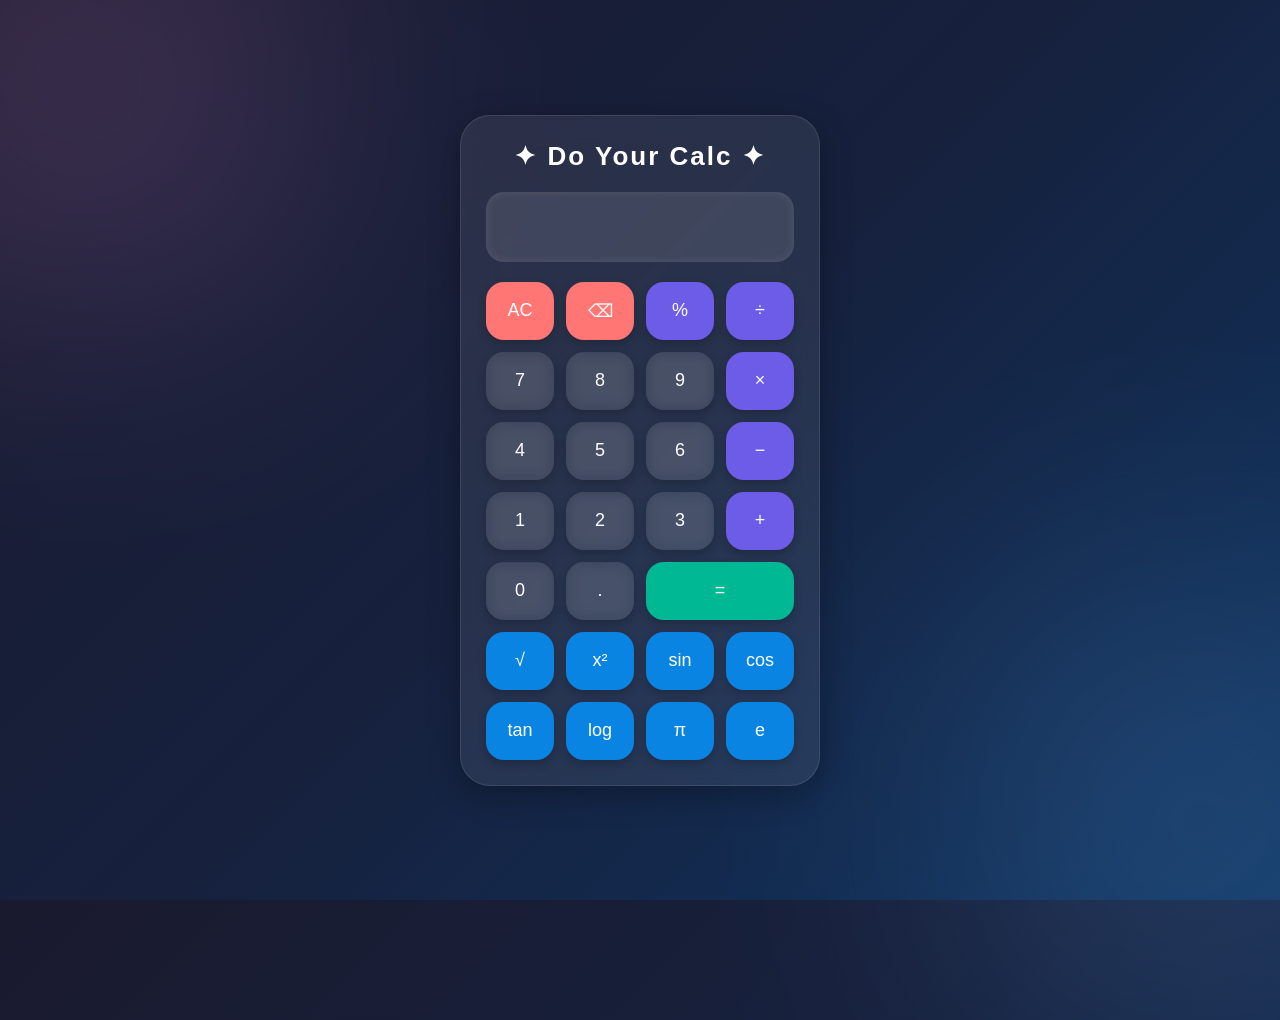
<file: calculator/index.html>
<!DOCTYPE html>
<html lang="en">

<head>
    <meta charset="UTF-8">
    <meta name="viewport" content="width=device-width, initial-scale=1.0">
    <title>Scientific Calculator</title>

    <link rel="stylesheet" href="style.css">
</head>

<body>

    <div class="calculator">

        <h1>✦ Do Your Calc ✦</h1>

        <input type="text" id="display" disabled>

        <div class="buttons">

            <!-- Row 1 -->

            <button class="special" onclick="clearDisplay()">AC</button>
            <button class="special" onclick="deleteLast()">⌫</button>
            <button class="operator" onclick="appendValue('%')">%</button>
            <button class="operator" onclick="appendValue('/')">÷</button>

            <!-- Row 2 -->

            <button onclick="appendValue('7')">7</button>
            <button onclick="appendValue('8')">8</button>
            <button onclick="appendValue('9')">9</button>
            <button class="operator" onclick="appendValue('*')">×</button>

            <!-- Row 3 -->

            <button onclick="appendValue('4')">4</button>
            <button onclick="appendValue('5')">5</button>
            <button onclick="appendValue('6')">6</button>
            <button class="operator" onclick="appendValue('-')">−</button>

            <!-- Row 4 -->

            <button onclick="appendValue('1')">1</button>
            <button onclick="appendValue('2')">2</button>
            <button onclick="appendValue('3')">3</button>
            <button class="operator" onclick="appendValue('+')">+</button>

            <!-- Row 5 -->

            <button onclick="appendValue('0')">0</button>
            <button onclick="appendValue('.')">.</button>
            <button class="equal" onclick="calculate()">=</button>

            <!-- Scientific -->

            <button class="science" onclick="appendValue('Math.sqrt(')">√</button>
            <button class="science" onclick="appendValue('**')">x²</button>
            <button class="science" onclick="appendValue('Math.sin(')">sin</button>
            <button class="science" onclick="appendValue('Math.cos(')">cos</button>

            <button class="science" onclick="appendValue('Math.tan(')">tan</button>
            <button class="science" onclick="appendValue('Math.log(')">log</button>
            <button class="science" onclick="appendValue('Math.PI')">π</button>
            <button class="science" onclick="appendValue('Math.E')">e</button>

        </div>

    </div>

    <script src="script.js"></script>

</body>

</html>
</file>
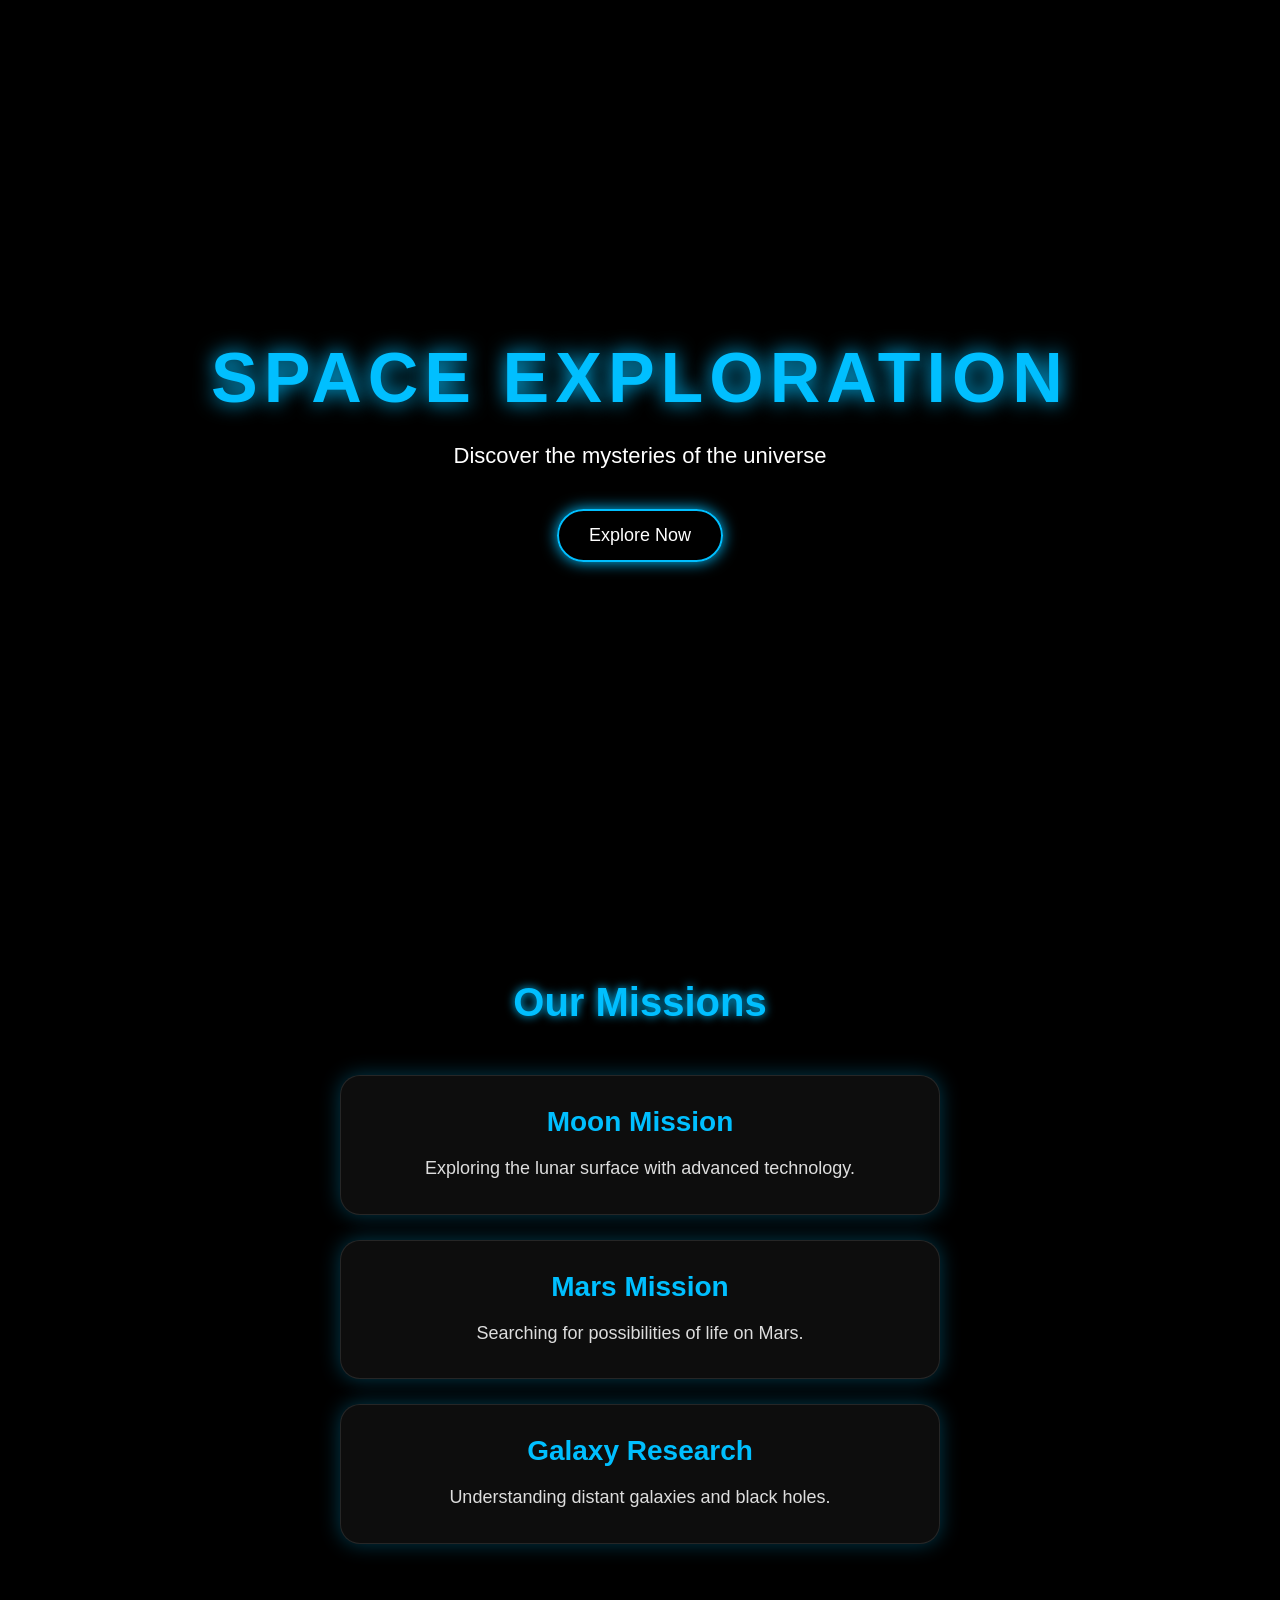
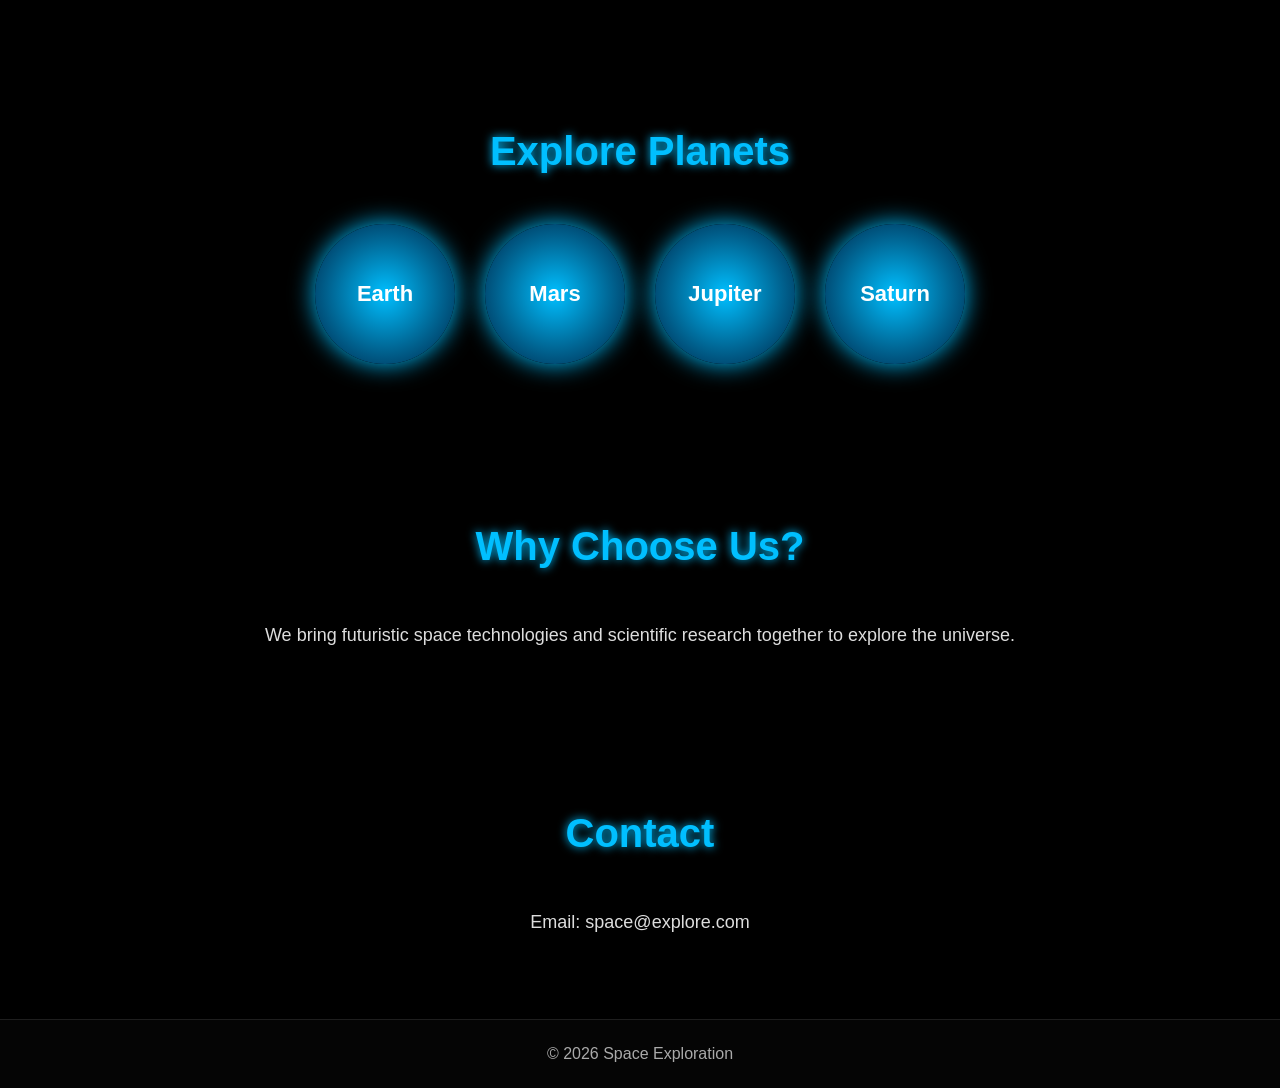
<file: LandingPage/index.html>
<!DOCTYPE html>
<html lang="en">

<head>
    <meta charset="UTF-8">
    <meta name="viewport" content="width=device-width, initial-scale=1.0">
    <title>Space Exploration</title>

    <link rel="stylesheet" href="style.css">
</head>

<body>

    <header>
        <h1>SPACE EXPLORATION</h1>

        <p>Discover the mysteries of the universe</p>

        <a href="#">Explore Now</a>
    </header>

    <section>
        <h2>Our Missions</h2>

        <div class="card">
            <h3>Moon Mission</h3>
            <p>Exploring the lunar surface with advanced technology.</p>
        </div>

        <div class="card">
            <h3>Mars Mission</h3>
            <p>Searching for possibilities of life on Mars.</p>
        </div>

        <div class="card">
            <h3>Galaxy Research</h3>
            <p>Understanding distant galaxies and black holes.</p>
        </div>
    </section>

    <section>
        <h2>Explore Planets</h2>

        <div class="planet-container">
            <div class="planet">Earth</div>
            <div class="planet">Mars</div>
            <div class="planet">Jupiter</div>
            <div class="planet">Saturn</div>
        </div>
    </section>

    <section>
        <h2>Why Choose Us?</h2>

        <p>
            We bring futuristic space technologies and scientific research
            together to explore the universe.
        </p>
    </section>

    <section>
        <h2>Contact</h2>

        <p>Email: space@explore.com</p>
    </section>

    <footer>
        <p>© 2026 Space Exploration</p>
    </footer>

    <script src="script.js"></script>

</body>

</html>
</file>
<file: calculator/style.css>
*{
    margin:0;
    padding:0;
    box-sizing:border-box;
}

body{

    height:100vh;

    display:flex;
    justify-content:center;
    align-items:center;

    background:
    linear-gradient(
        135deg,
        #1a1a2e,
        #16213e,
        #0f3460
    );

    font-family:'Poppins', sans-serif;

    overflow:hidden;
}

/* Soft Background Glow */

body::before{

    content:"";

    position:absolute;

    width:400px;
    height:400px;

    background:#ff9ff3;

    border-radius:50%;

    filter:blur(140px);

    opacity:0.25;

    top:-120px;
    left:-120px;
}

body::after{

    content:"";

    position:absolute;

    width:400px;
    height:400px;

    background:#74b9ff;

    border-radius:50%;

    filter:blur(140px);

    opacity:0.25;

    bottom:-120px;
    right:-120px;
}

/* Calculator */

.calculator{

    position:relative;

    z-index:1;

    width:360px;

    padding:25px;

    border-radius:30px;

    background:rgba(255,255,255,0.08);

    backdrop-filter:blur(18px);

    border:1px solid rgba(255,255,255,0.1);

    box-shadow:
    0 8px 32px rgba(0,0,0,0.3);

    transition:0.3s;
}

.calculator:hover{

    transform:translateY(-5px);
}

/* Title */

.calculator h1{

    text-align:center;

    margin-bottom:20px;

    color:white;

    font-size:26px;

    letter-spacing:2px;
}

/* Display */

#display{

    width:100%;

    height:70px;

    border:none;
    outline:none;

    border-radius:18px;

    background:rgba(255,255,255,0.1);

    color:white;

    font-size:28px;

    text-align:right;

    padding:15px;

    margin-bottom:20px;

    box-shadow:
    inset 0 0 8px rgba(255,255,255,0.1);
}

/* Buttons Grid */

.buttons{

    display:grid;

    grid-template-columns:repeat(4,1fr);

    gap:12px;
}

/* Buttons */

button{

    height:58px;

    border:none;

    border-radius:18px;

    font-size:18px;

    cursor:pointer;

    color:white;

    background:rgba(255,255,255,0.08);

    backdrop-filter:blur(8px);

    transition:0.25s;

    box-shadow:
    0 4px 10px rgba(0,0,0,0.2);
}

/* Hover */

button:hover{

    transform:scale(1.06);

    background:rgba(255,255,255,0.2);
}

/* Active */

button:active{

    transform:scale(0.95);
}

/* Operator */

.operator{

    background:#6c5ce7;
}

/* Special */

.special{

    background:#ff7675;
}

/* Equal */

.equal{

    background:#00b894;

    grid-column:span 2;
}

/* Scientific */

.science{

    background:#0984e3;
}

/* Responsive */

@media(max-width:400px){

    .calculator{

        width:95%;
    }

    button{

        height:52px;
    }

    #display{

        font-size:24px;
    }
}
</file>
<file: LandingPage/style.css>
*{
    margin:0;
    padding:0;
    box-sizing:border-box;
}

body{
    font-family:Switzer, sans-serif;
    background:black;
    color:white;
    overflow-x:hidden;
}

/* HEADER */

header{
    height:100vh;
    display:flex;
    flex-direction:column;
    justify-content:center;
    align-items:center;
    text-align:center;
    background:
    linear-gradient(rgba(0,0,0,0.6), rgba(0,0,0,0.8)),
    url('https://images.unsplash.com/photo-1462331940025-496dfbfc7564?q=80&w=1974&auto=format&fit=crop');
    
    background-size:cover;
    background-position:center;
    padding:20px;
}

header h1{
    font-size:70px;
    letter-spacing:6px;
    color:#00bfff;
    text-shadow:0 0 20px #00bfff;
    margin-bottom:20px;
}

header p{
    font-size:22px;
    max-width:700px;
    margin-bottom:35px;
    line-height:1.6;
}

header a{
    text-decoration:none;
    color:white;
    border:2px solid #00bfff;
    padding:14px 30px;
    border-radius:30px;
    font-size:18px;
    transition:0.4s;
    box-shadow:0 0 15px #00bfff;
}

header a:hover{
    background:#00bfff;
    color:black;
    transform:scale(1.05);
}

/* SECTION */

section{
    padding:80px 10%;
    text-align:center;
}

section h2{
    font-size:40px;
    margin-bottom:50px;
    color:#00bfff;
    text-shadow:0 0 10px #00bfff;
}

/* CARDS */

.card{
    background:rgba(255,255,255,0.05);
    border:1px solid rgba(255,255,255,0.1);
    backdrop-filter:blur(10px);

    padding:30px;
    margin:25px auto;
    max-width:600px;

    border-radius:20px;

    box-shadow:0 0 20px rgba(0,191,255,0.3);

    transition:0.4s;
}

.card:hover{
    transform:translateY(-10px) scale(1.02);

    box-shadow:0 0 30px rgba(0,191,255,0.7);
}

.card h3{
    margin-bottom:15px;
    color:#00bfff;
    font-size:28px;
}

.card p{
    line-height:1.7;
    color:#ddd;
}

/* PLANETS */

.planet-container{
    display:flex;
    justify-content:center;
    flex-wrap:wrap;
    gap:30px;
}

.planet{
    width:140px;
    height:140px;

    border-radius:50%;

    display:flex;
    justify-content:center;
    align-items:center;

    background:radial-gradient(circle, #00bfff, #001f3f);

    font-size:22px;
    font-weight:bold;

    box-shadow:0 0 25px #00bfff;

    transition:0.4s;
}

.planet:hover{
    transform:scale(1.15) rotate(10deg);

    box-shadow:0 0 40px #00bfff;
}

/* ABOUT TEXT */

section p{
    max-width:800px;
    margin:auto;
    line-height:1.8;
    font-size:18px;
    color:#ddd;
}

/* FOOTER */

footer{
    background:#050505;
    text-align:center;
    padding:25px;
    border-top:1px solid rgba(255,255,255,0.1);
}

footer p{
    color:#aaa;
}

/* RESPONSIVE */

@media(max-width:768px){

    header h1{
        font-size:42px;
    }

    header p{
        font-size:18px;
    }

    section h2{
        font-size:32px;
    }

    .planet{
        width:110px;
        height:110px;
    }
}
</file>
